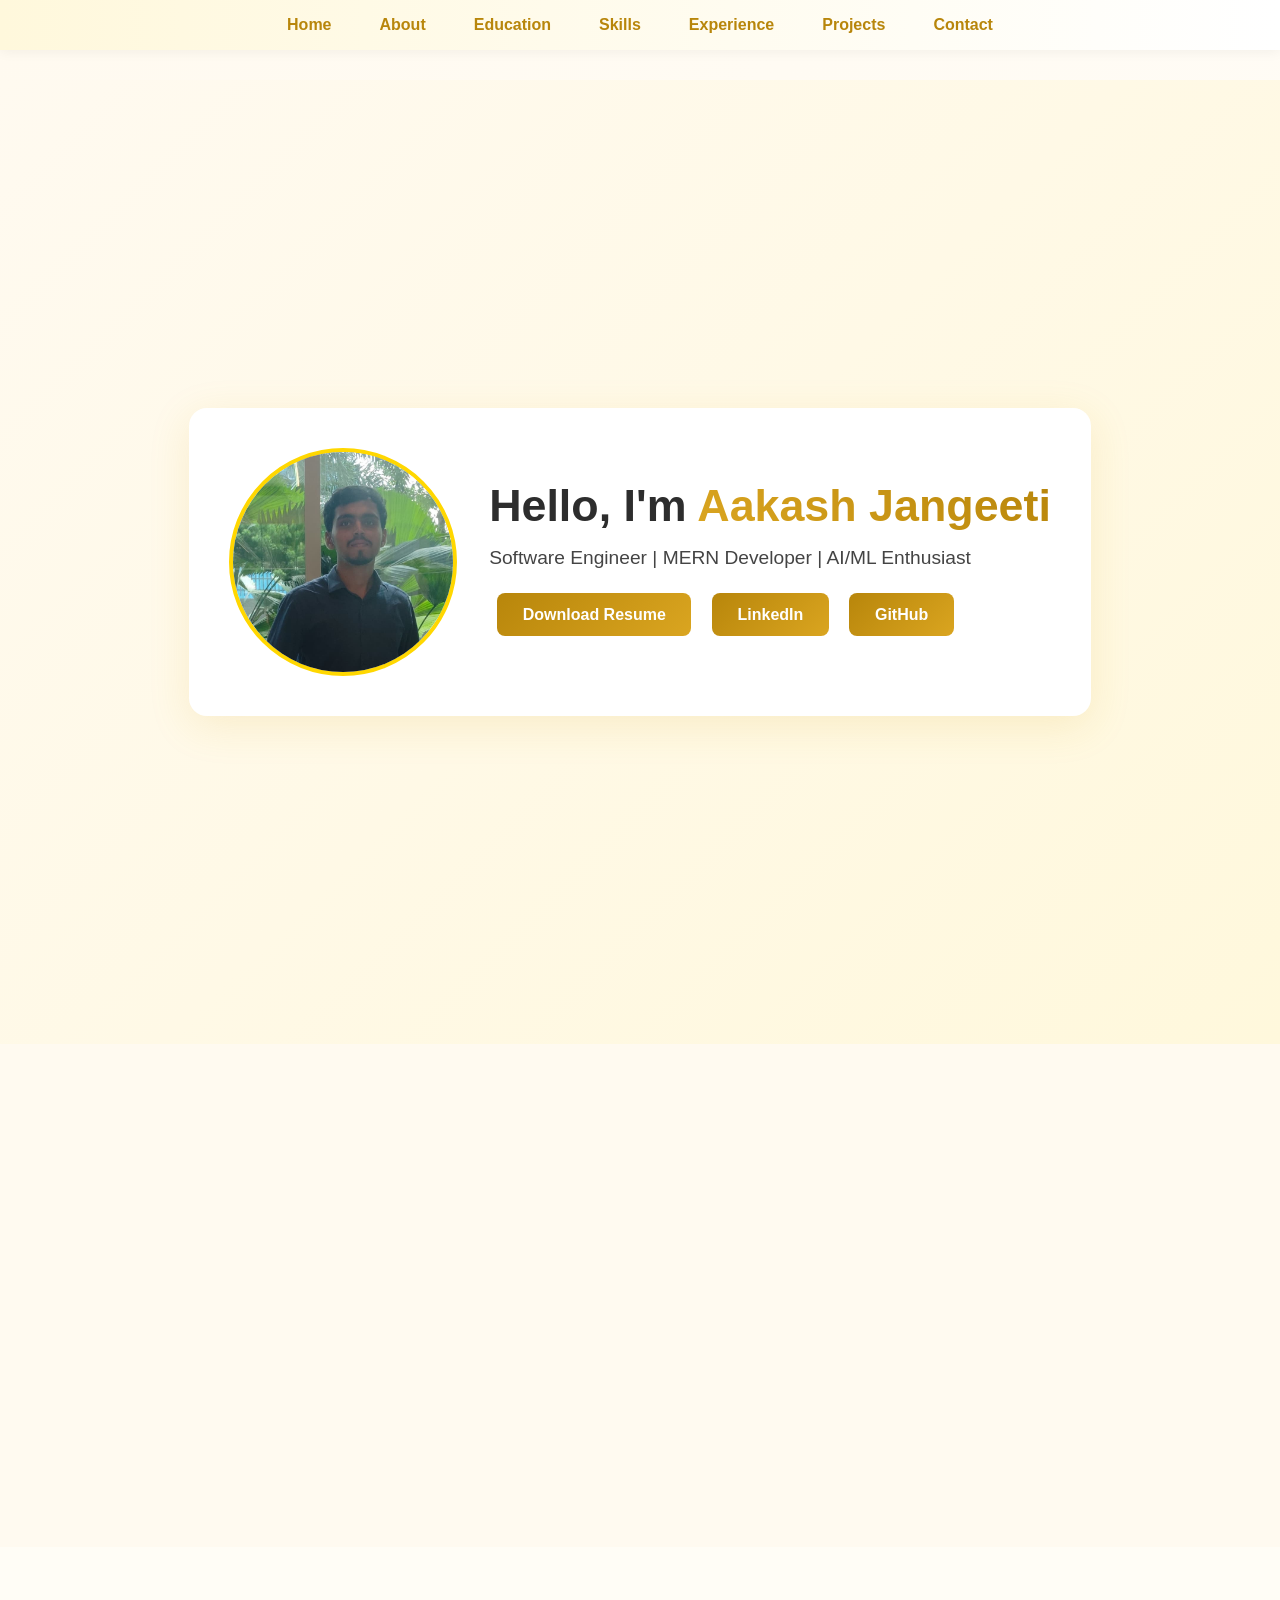
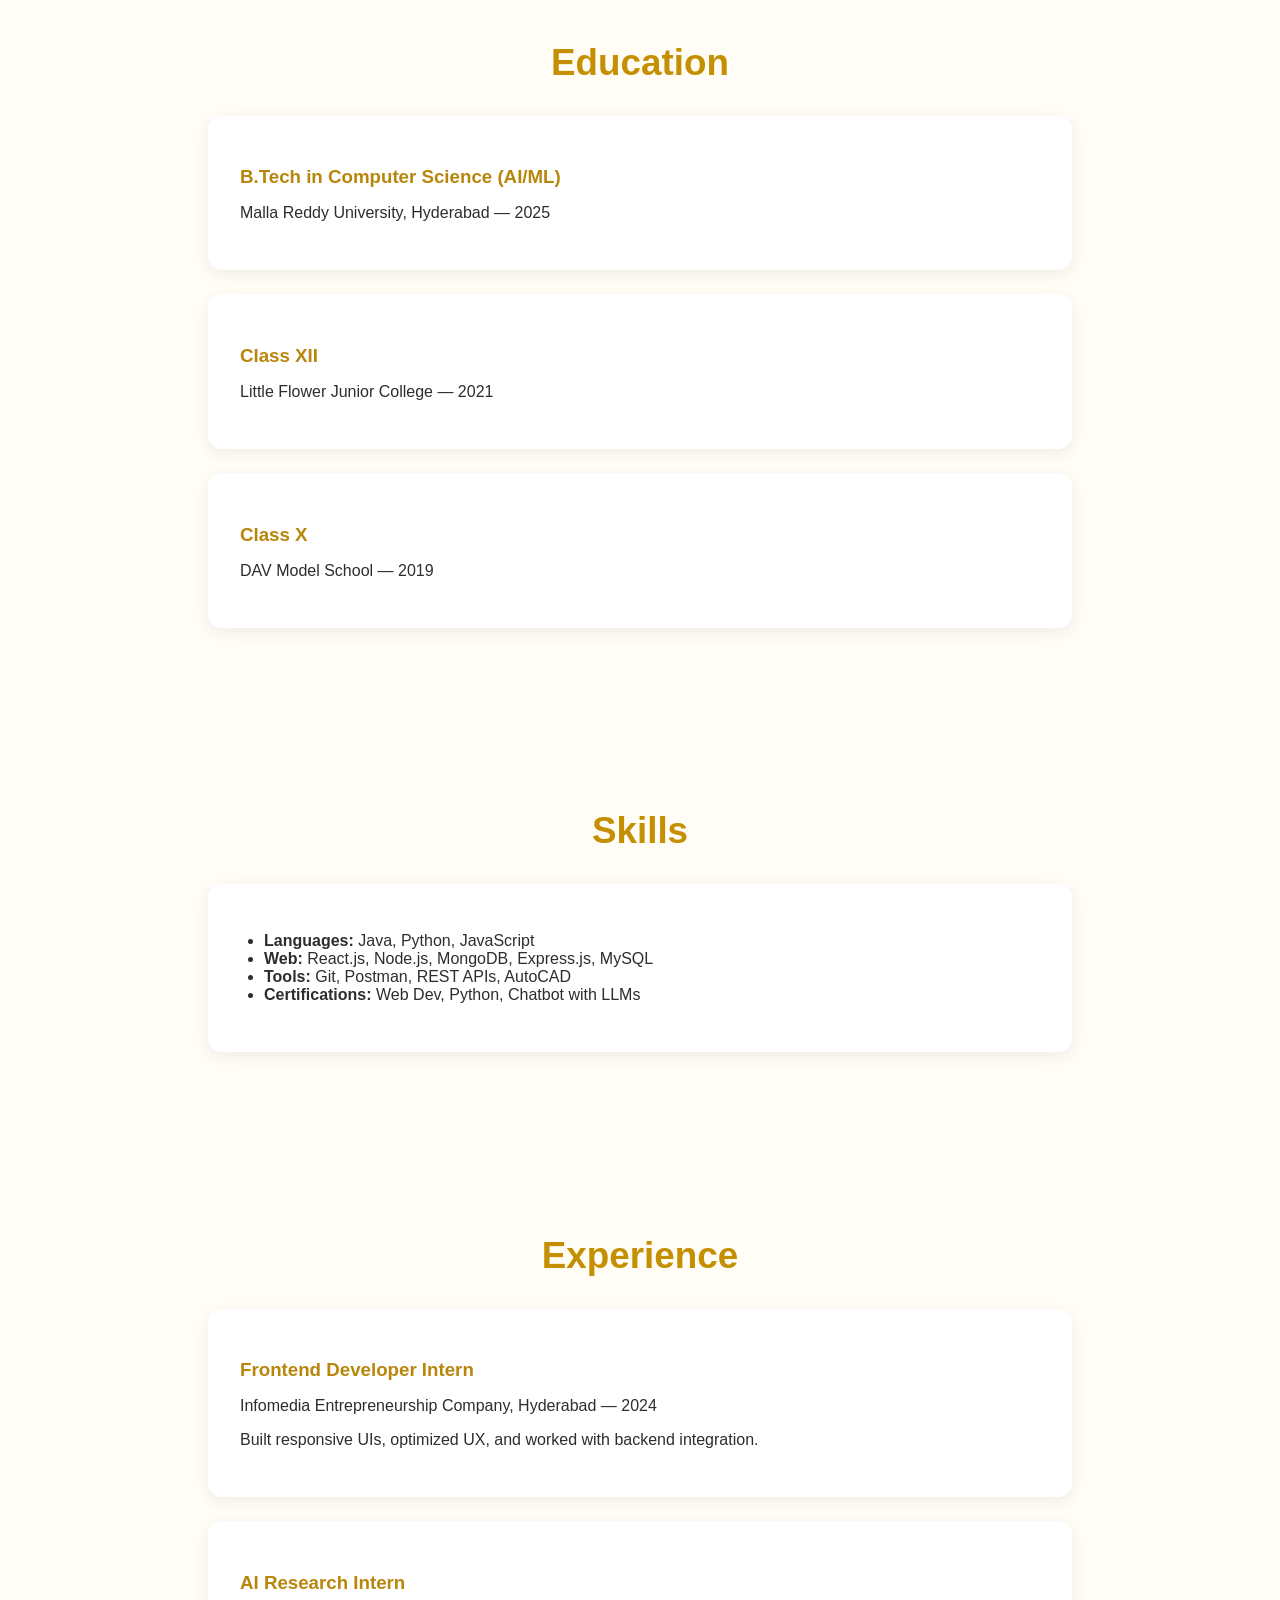
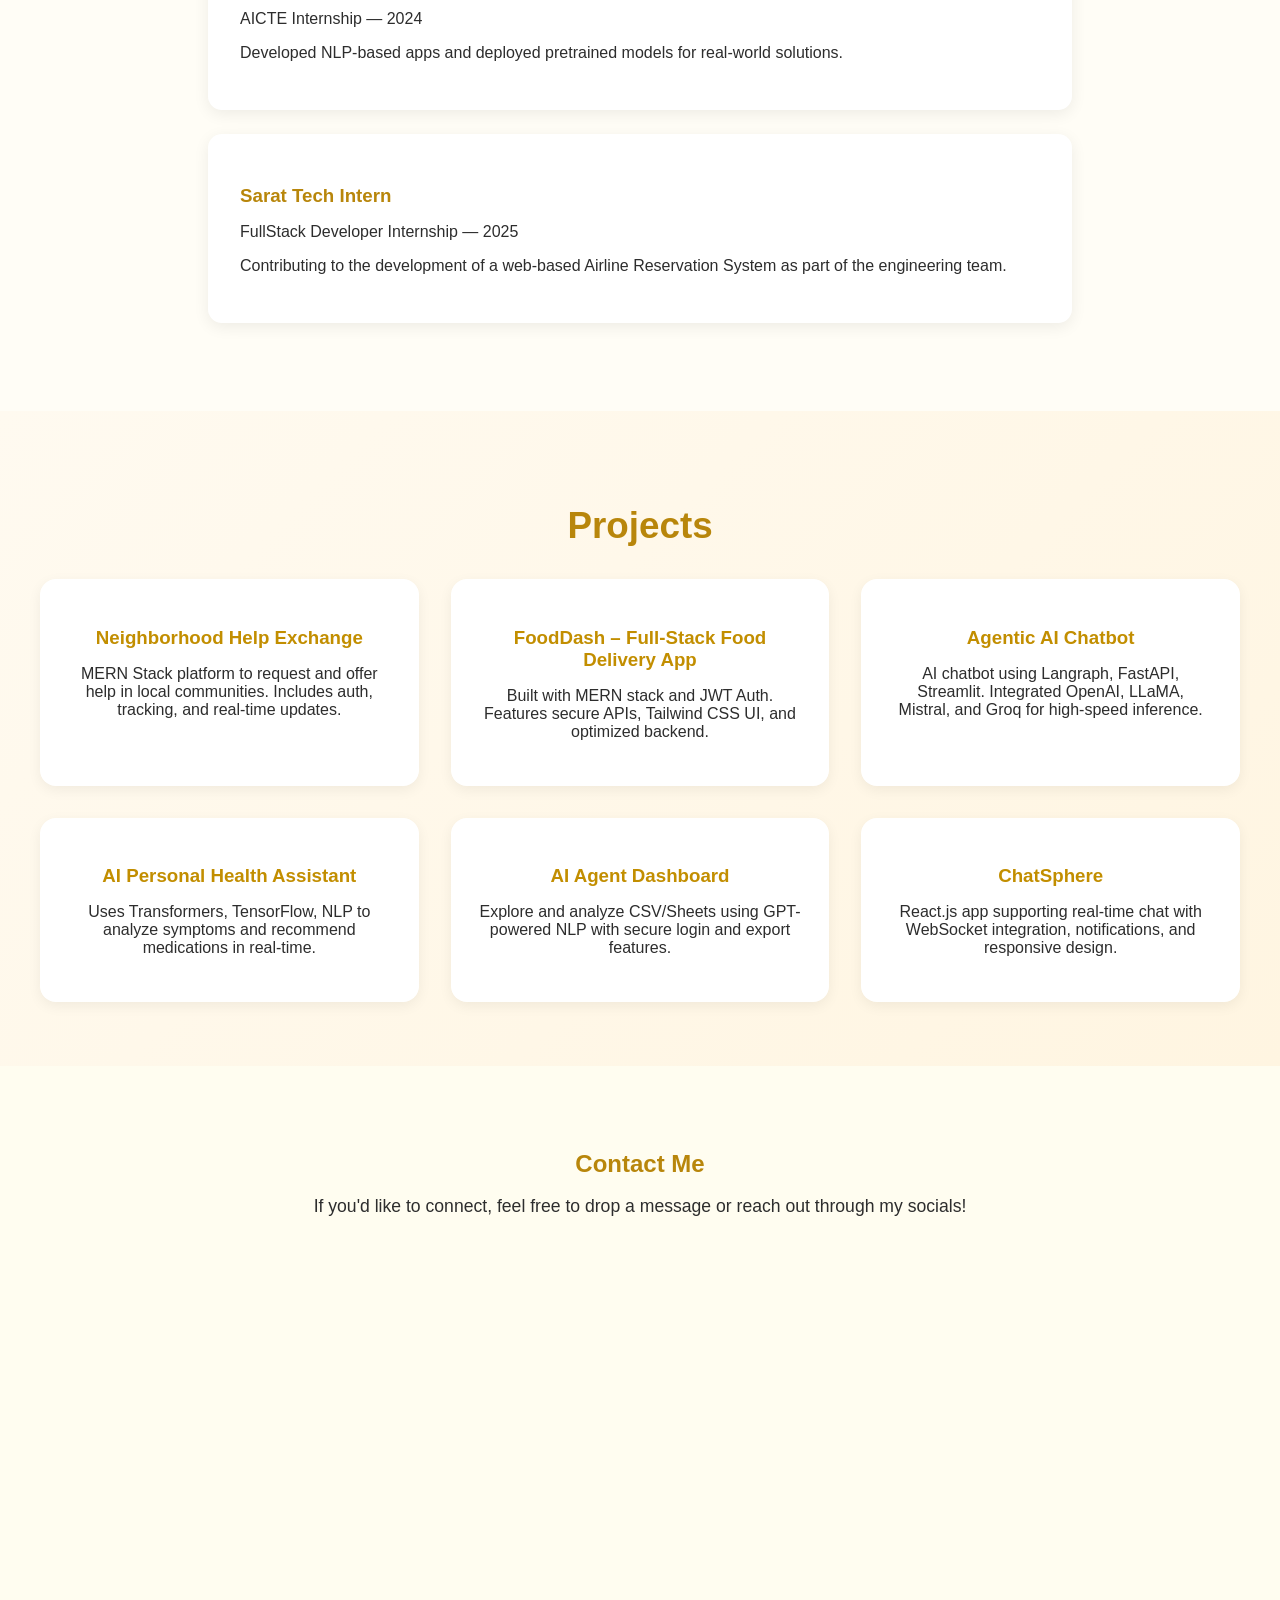
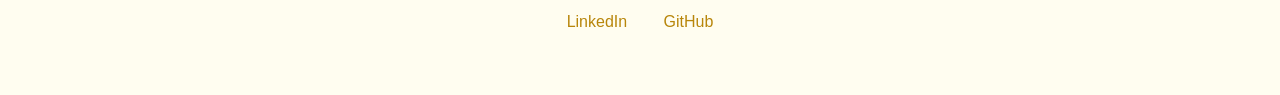
<file: index.html>
<!DOCTYPE html>
<html lang="en">
<head>
  <meta charset="UTF-8" />
  <meta name="viewport" content="width=device-width, initial-scale=1.0" />
  <title>Aakash Jangeeti | Portfolio</title>
  <link rel="stylesheet" href="style.css" />
  <link href="https://unpkg.com/aos@2.3.1/dist/aos.css" rel="stylesheet">
</head>
<body>
  <nav class="navbar">
    <ul>
      <li><a href="#hero">Home</a></li>
      <li><a href="#about">About</a></li>
      <li><a href="#education">Education</a></li>
      <li><a href="#skills">Skills</a></li>
      <li><a href="#experience">Experience</a></li>
      <li><a href="#projects">Projects</a></li>
      <li><a href="#contact">Contact</a></li>
    </ul>
  </nav>

  <section class="hero" id="hero">
    <div class="hero-content" data-aos="fade-up">
      <img src="open.jpeg" alt="Aakash Jangeeti" class="hero-img" />
      <div class="hero-text">
        <h1>Hello, I'm <span>Aakash Jangeeti</span></h1>
        <p>Software Engineer | MERN Developer | AI/ML Enthusiast</p>
        <div class="buttons">
          <a href="MyRes.pdf" download class="btn">Download Resume</a>
          <a href="https://linkedin.com/in/aakash-jangeeti-a8015821b" class="btn">LinkedIn</a>
          <a href="https://github.com/Webdesigner4everyone002" class="btn">GitHub</a>
        </div>
      </div>
    </div>
  </section>

  <section class="about" id="about">
    <div class="about-container" data-aos="fade-up">
      <h2>About Me</h2>
      <p>
        I’m <strong>Aakash Jangeeti</strong>, an aspiring Software Development Engineer from Hyderabad with a B.Tech in Computer Science (AI/ML). I’m passionate about building scalable web applications, creating AI-powered tools, and developing innovative solutions that make an impact.
      </p>
      <p>
        With experience in Java, JavaScript, Python, and the MERN stack, I’ve developed several full-stack projects, including chat apps, health assistants, dashboards, and neighborhood help platforms.
      </p>
      <p>
        I love exploring new technologies, contributing to the open-source community, and solving challenging problems using AI and software engineering principles.
      </p>
    </div>
  </section>

  <section class="details" id="education">
    <h2>Education</h2>
    <div class="card" data-aos="fade-right">
      <h3>B.Tech in Computer Science (AI/ML)</h3>
      <p>Malla Reddy University, Hyderabad — 2025</p>
    </div>
    <div class="card" data-aos="fade-left">
      <h3>Class XII</h3>
      <p>Little Flower Junior College — 2021</p>
    </div>
    <div class="card" data-aos="fade-right">
      <h3>Class X</h3>
      <p>DAV Model School — 2019</p>
    </div>
  </section>

  <section class="details" id="skills">
    <h2>Skills</h2>
    <div class="card" data-aos="zoom-in">
      <ul>
        <li><strong>Languages:</strong> Java, Python, JavaScript</li>
        <li><strong>Web:</strong> React.js, Node.js, MongoDB, Express.js, MySQL</li>
        <li><strong>Tools:</strong> Git, Postman, REST APIs, AutoCAD</li>
        <li><strong>Certifications:</strong> Web Dev, Python, Chatbot with LLMs</li>
      </ul>
    </div>
  </section>

  <section class="details" id="experience">
    <h2>Experience</h2>
    <div class="card" data-aos="fade-up">
      <h3>Frontend Developer Intern</h3>
      <p>Infomedia Entrepreneurship Company, Hyderabad — 2024</p>
      <p>Built responsive UIs, optimized UX, and worked with backend integration.</p>
    </div>
    <div class="card" data-aos="fade-up">
      <h3>AI Research Intern</h3>
      <p>AICTE Internship — 2024</p>
      <p>Developed NLP-based apps and deployed pretrained models for real-world solutions.</p>
    </div>
    <div class="card" data-aos="fade-up">
      <h3>Sarat Tech Intern</h3>
      <p>FullStack Developer Internship — 2025</p>
      <p>Contributing to the development of a web-based Airline Reservation System as part of the engineering team.</p>
    </div>
  </section>

  <section class="projects" id="projects">
    <h2>Projects</h2>
    <div class="projects-grid">
      <div class="project-card" data-aos="flip-left">
        <h3>Neighborhood Help Exchange</h3>
        <p>MERN Stack platform to request and offer help in local communities. Includes auth, tracking, and real-time updates.</p>
      </div>
      <div class="project-card" data-aos="flip-right">
        <h3>FoodDash – Full-Stack Food Delivery App</h3>
        <p>Built with MERN stack and JWT Auth. Features secure APIs, Tailwind CSS UI, and optimized backend.</p>
      </div>
      <div class="project-card" data-aos="flip-left">
        <h3>Agentic AI Chatbot</h3>
        <p>AI chatbot using Langraph, FastAPI, Streamlit. Integrated OpenAI, LLaMA, Mistral, and Groq for high-speed inference.</p>
      </div>
      <div class="project-card" data-aos="flip-right">
        <h3>AI Personal Health Assistant</h3>
        <p>Uses Transformers, TensorFlow, NLP to analyze symptoms and recommend medications in real-time.</p>
      </div>
      <div class="project-card" data-aos="flip-left">
        <h3>AI Agent Dashboard</h3>
        <p>Explore and analyze CSV/Sheets using GPT-powered NLP with secure login and export features.</p>
      </div>
      <div class="project-card" data-aos="flip-right">
        <h3>ChatSphere</h3>
        <p>React.js app supporting real-time chat with WebSocket integration, notifications, and responsive design.</p>
      </div>
    </div>
  </section>

  <section class="contact" id="contact">
    <h2>Contact Me</h2>
    <p>If you'd like to connect, feel free to drop a message or reach out through my socials!</p>
    <form action="mailto:aakashroyal1710@gmail.com" method="POST" enctype="text/plain" data-aos="fade-up">
      <input type="text" name="name" placeholder="Your Name" required />
      <input type="email" name="email" placeholder="Your Email" required />
      <textarea name="message" placeholder="Your Message" required></textarea>
      <button type="submit">Send Message</button>
    </form>
    <div class="socials">
      <a href="https://linkedin.com/in/aakash-jangeeti-a8015821b" target="_blank">LinkedIn</a>
      <a href="https://github.com/Webdesigner4everyone002" target="_blank">GitHub</a>
    </div>
  </section>

  <script src="script.js"></script>
  <script src="https://unpkg.com/aos@2.3.1/dist/aos.js"></script>
  <script>AOS.init();</script>
</body>
</html>
</file>
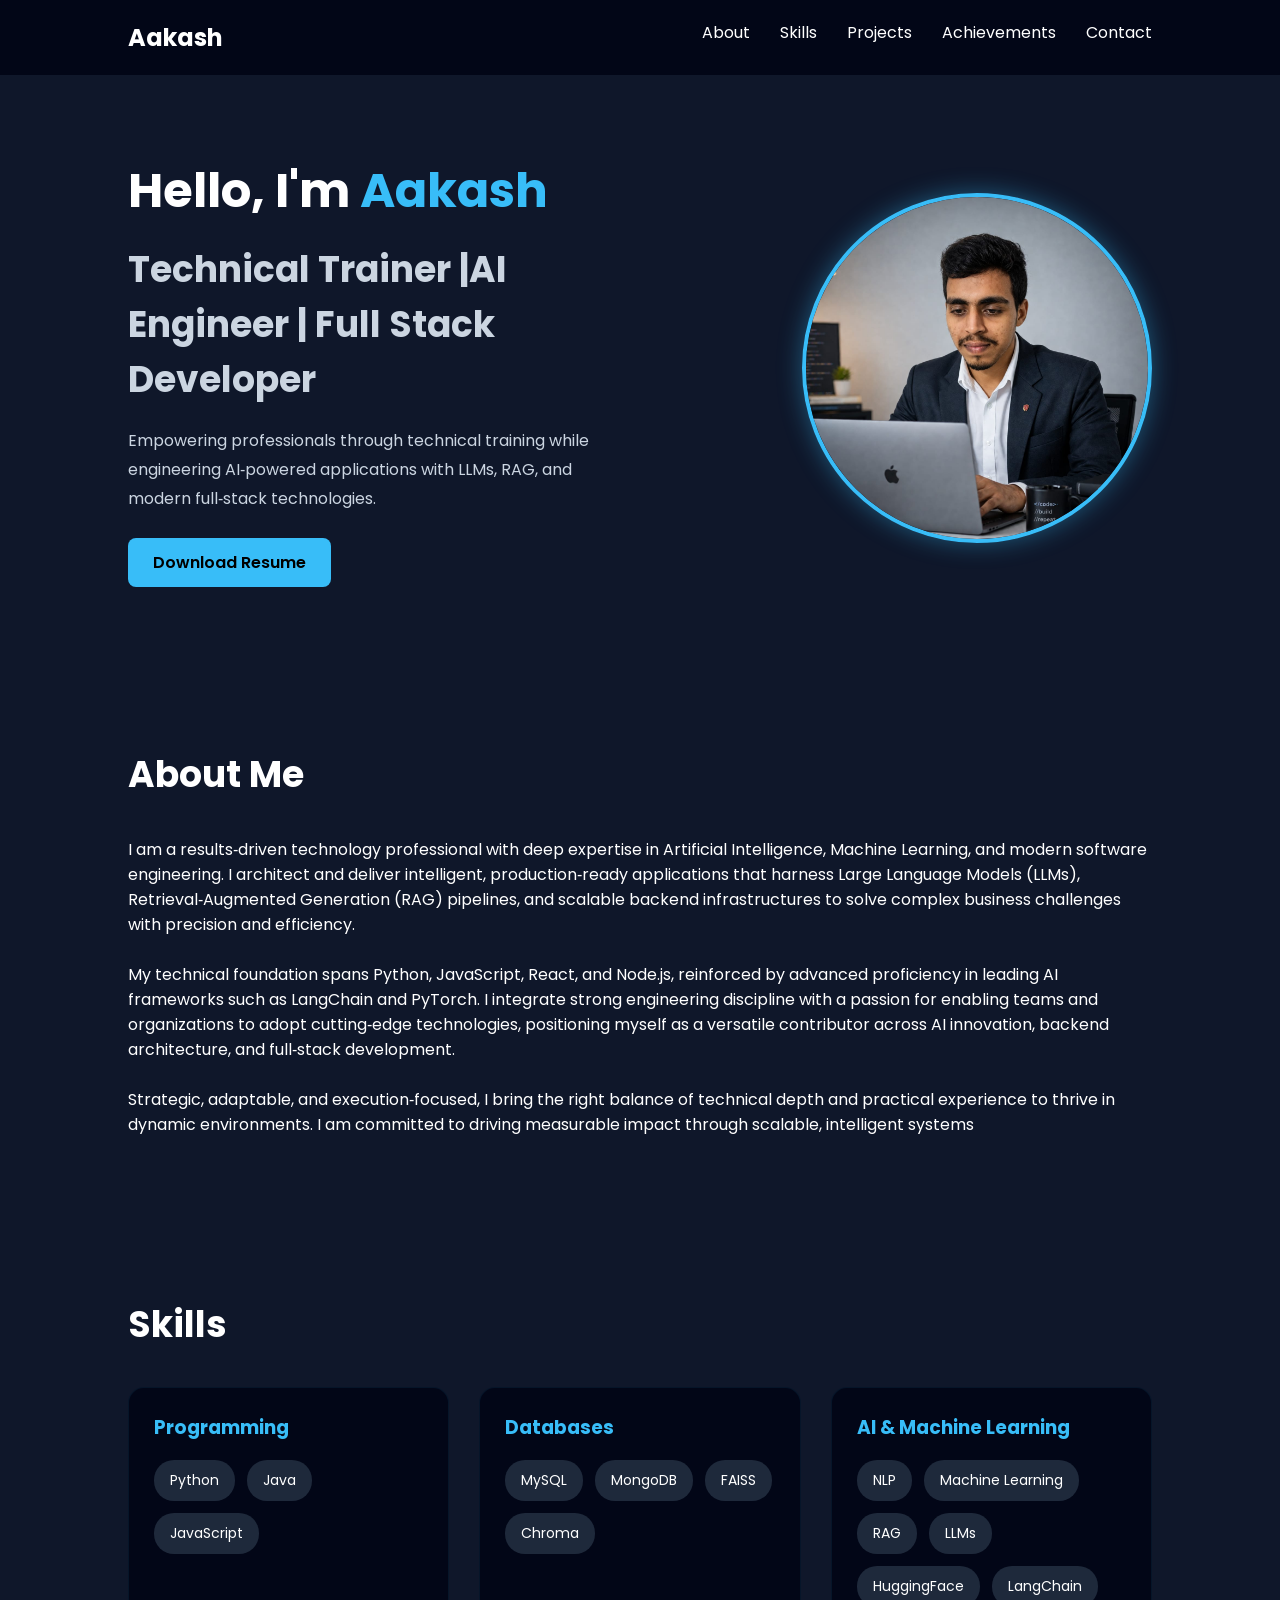
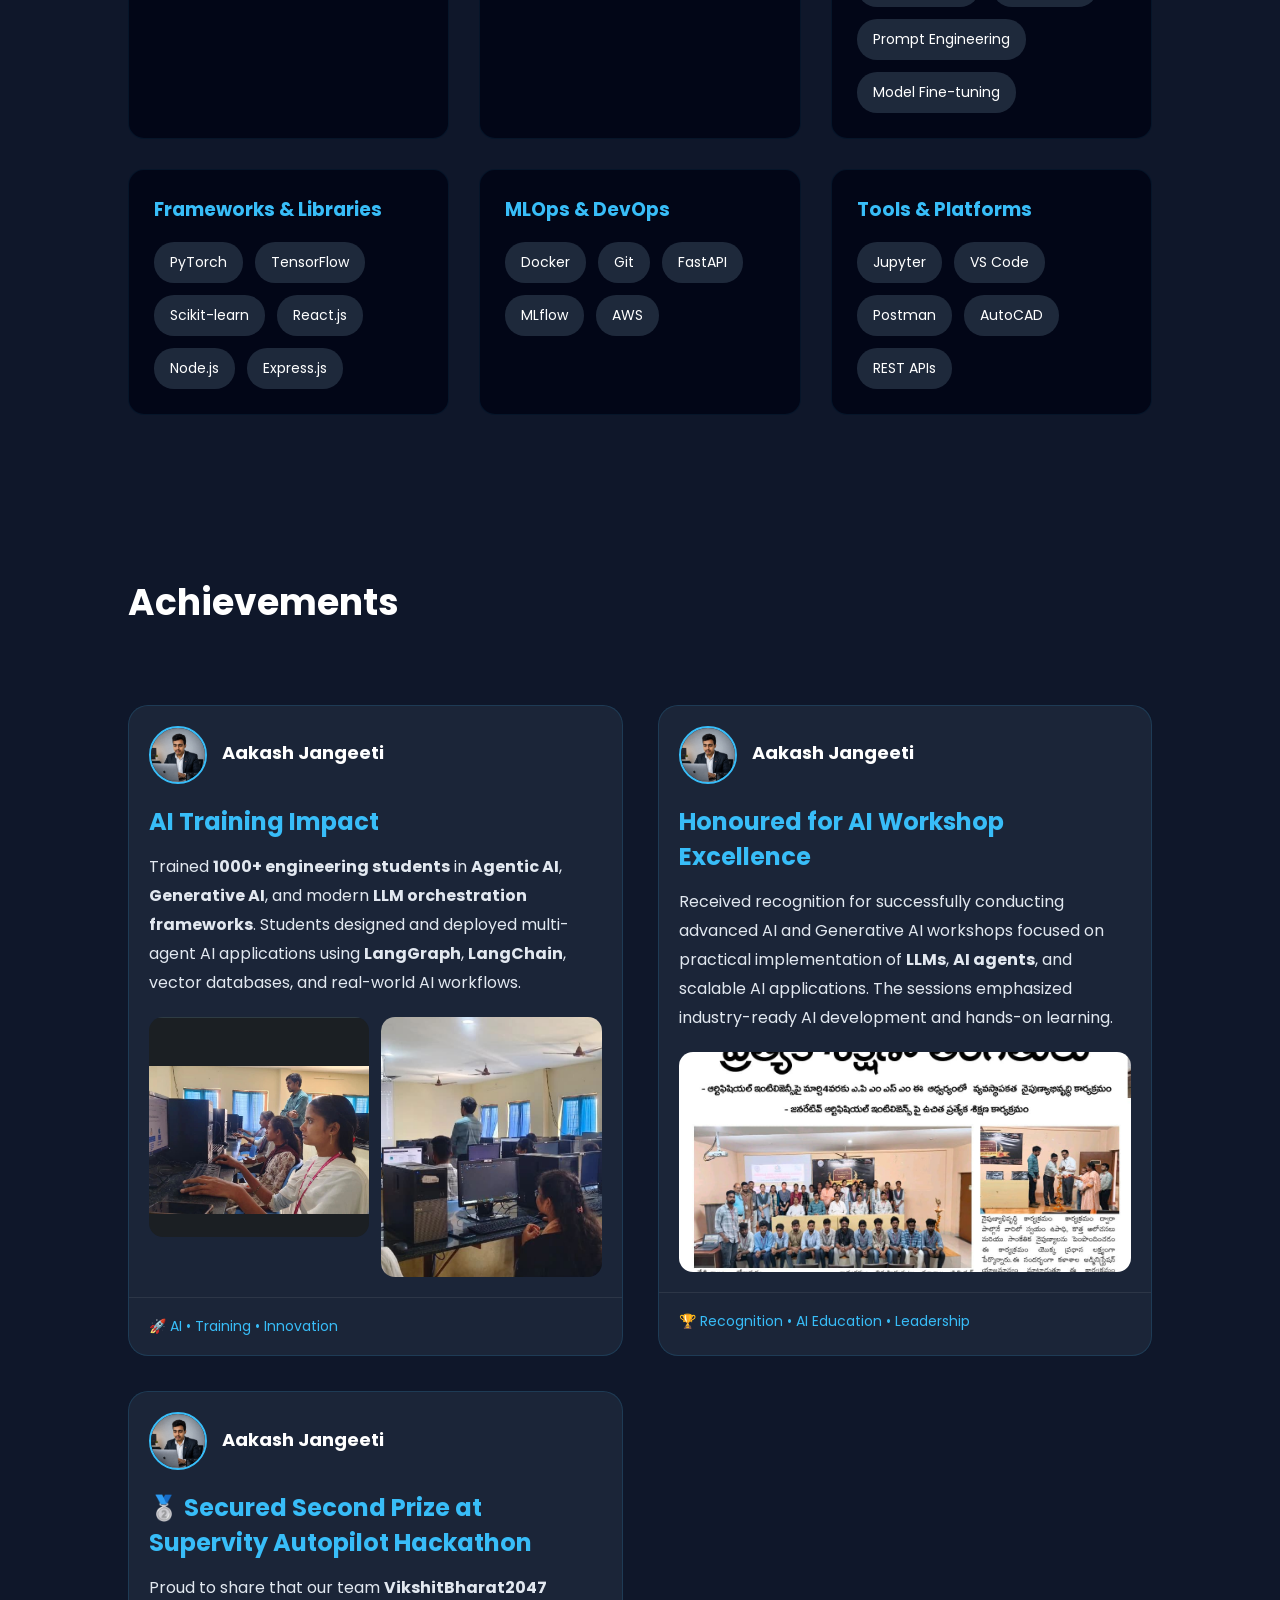
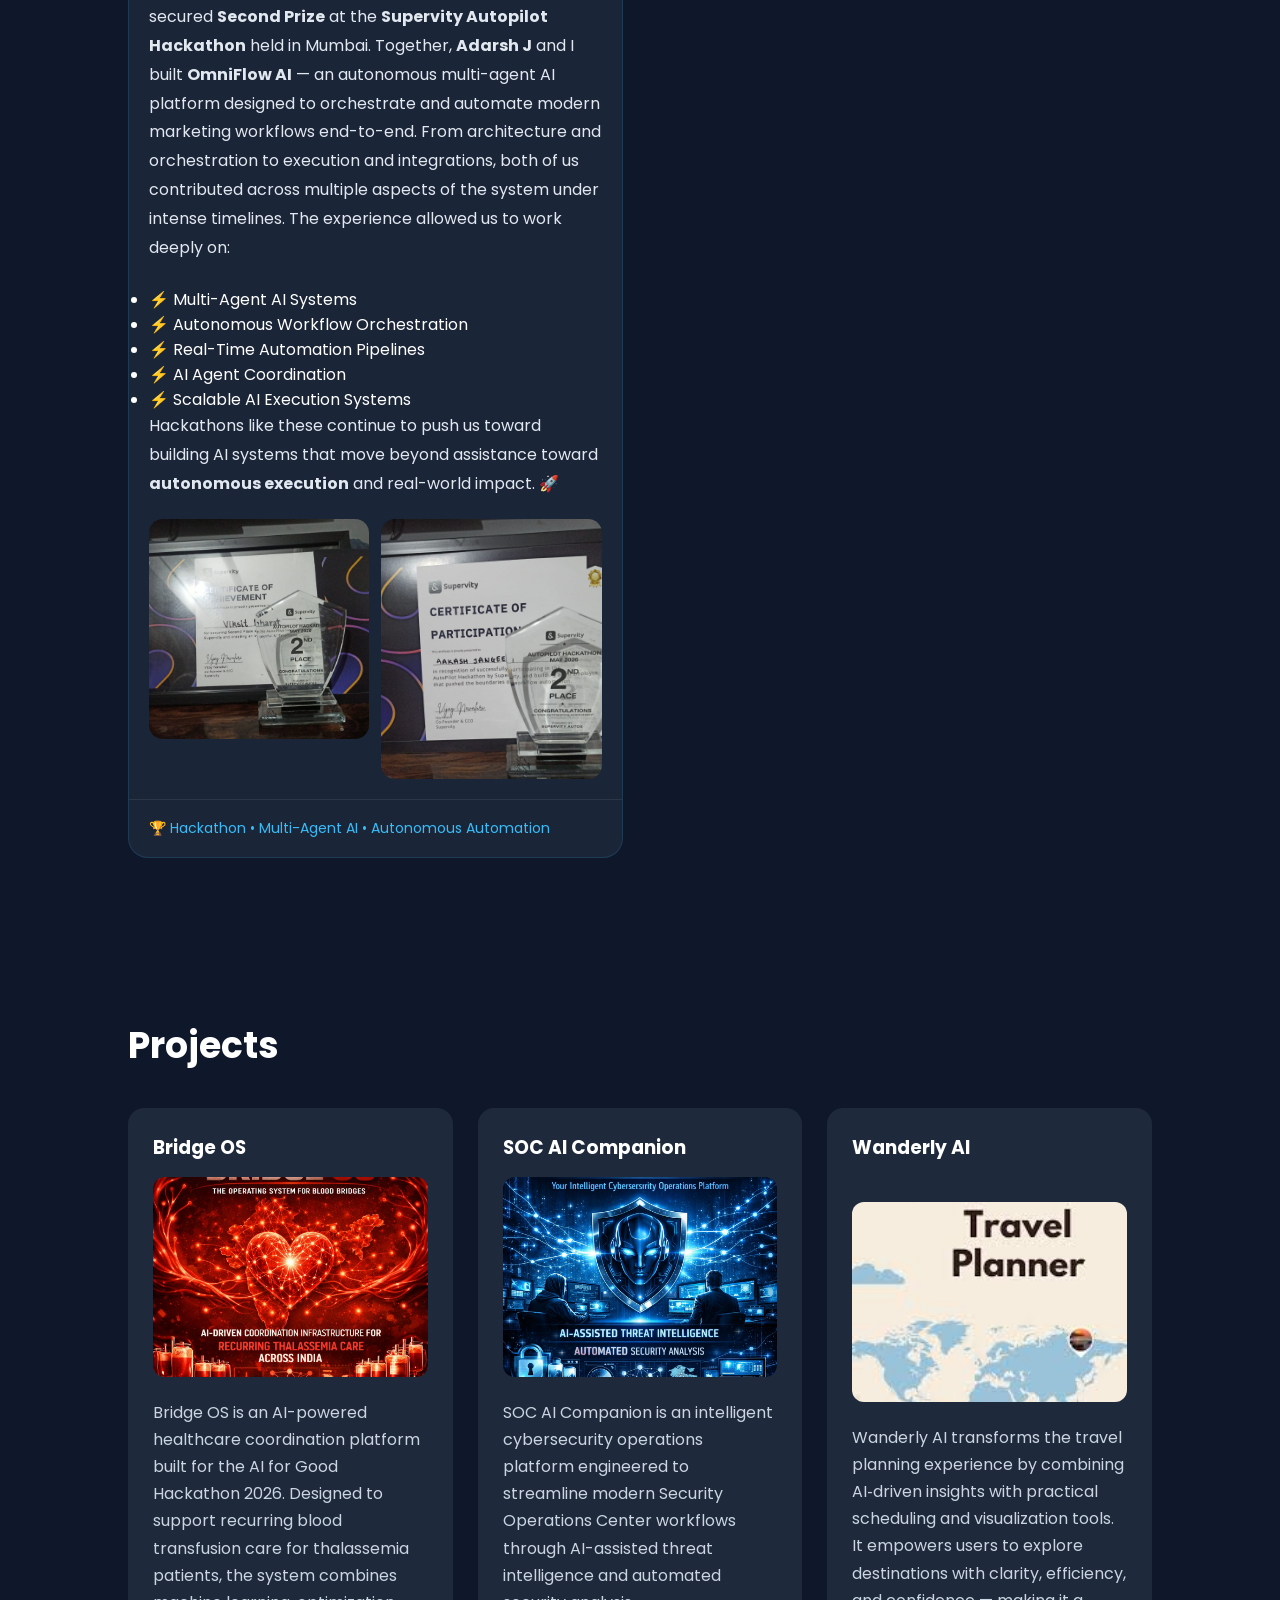
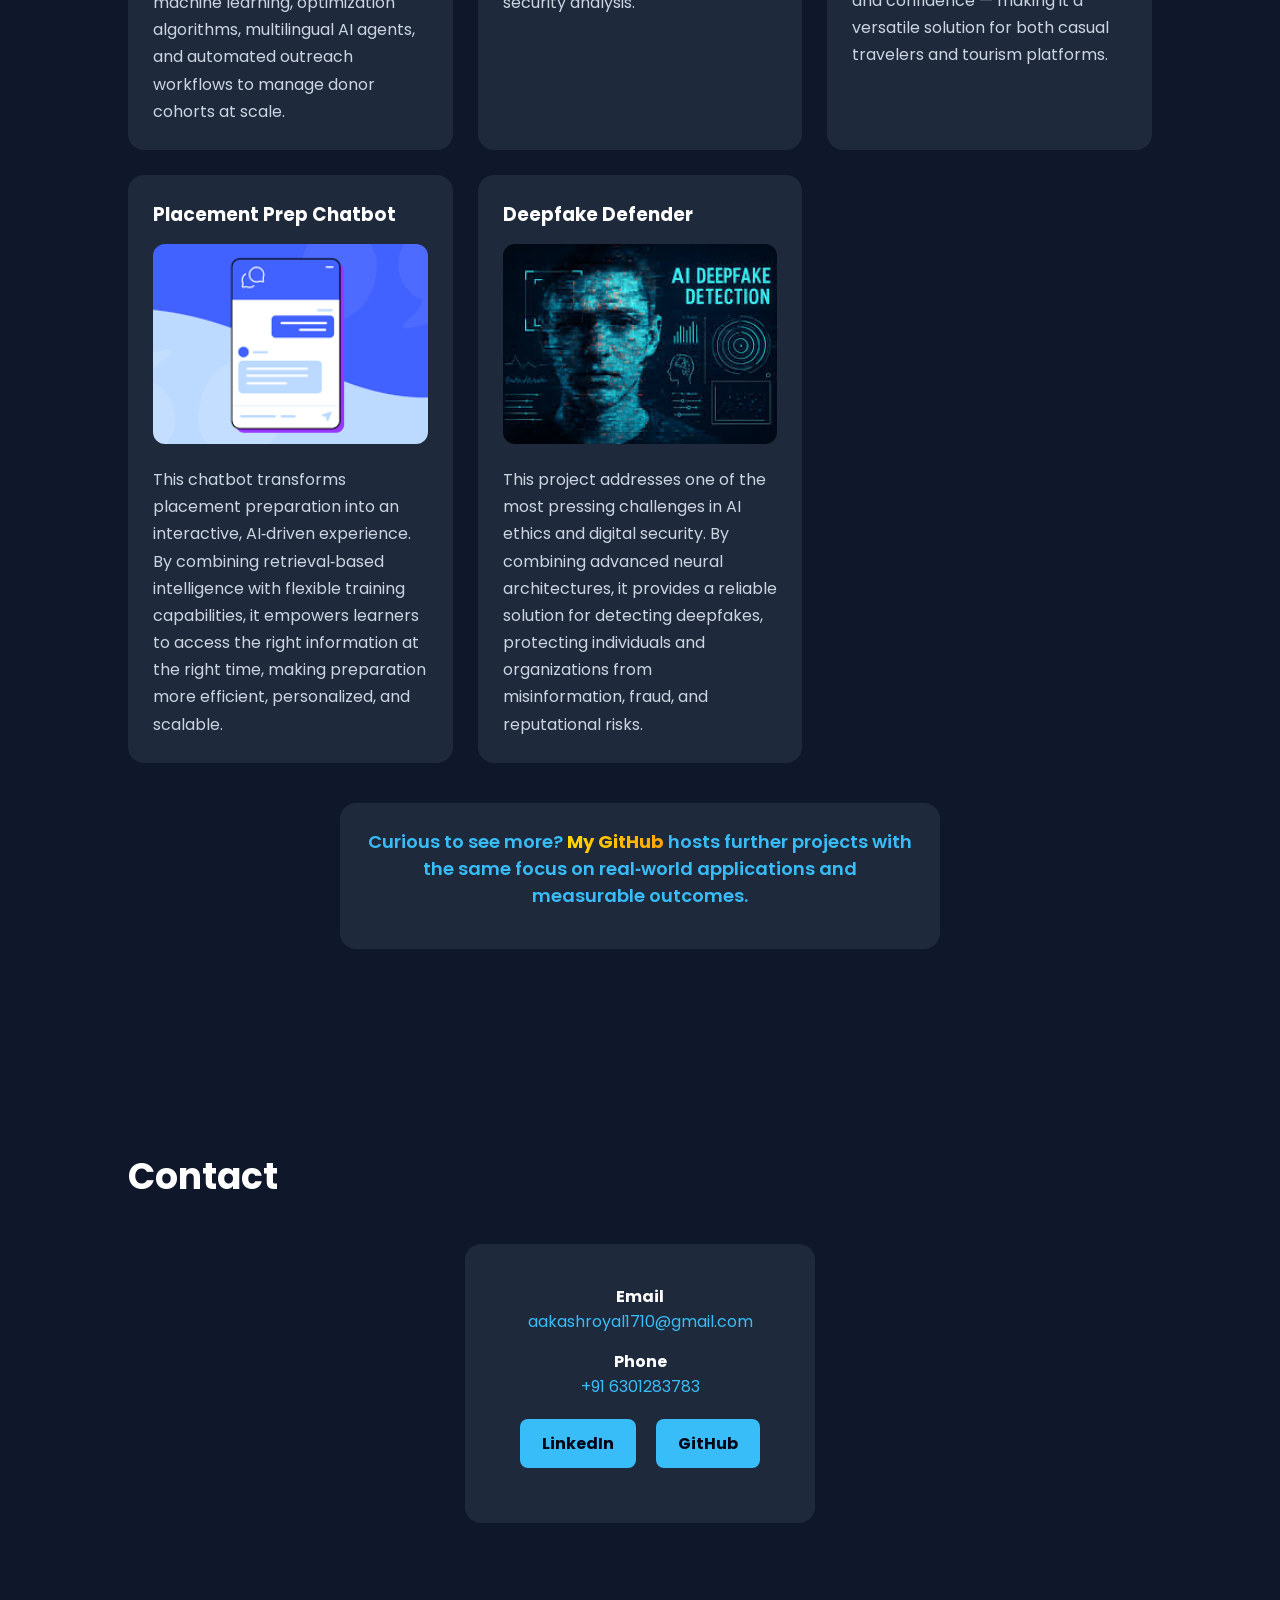
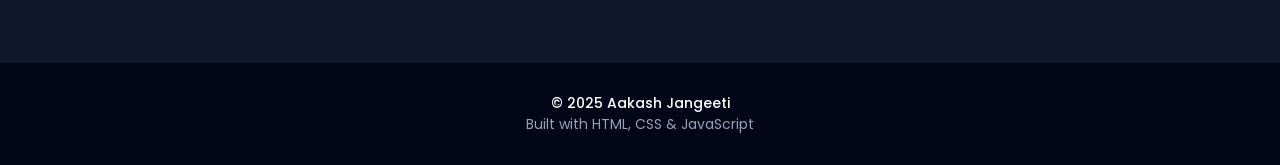
<file: portfolio/index.html>
<!DOCTYPE html>
<html lang="en">
<head>
<meta charset="UTF-8">
<meta name="viewport" content="width=device-width, initial-scale=1.0">

<title>Aakash Jangeeti | AI Engineer</title>

<link rel="stylesheet" href="style.css">

<link href="https://fonts.googleapis.com/css2?family=Poppins:wght@300;400;600&display=swap" rel="stylesheet">

</head>

<body>

<nav>
<h2><a href="#home">Aakash</a></h2>

<ul>
<li><a href="#about">About</a></li>
<li><a href="#skills">Skills</a></li>
<li><a href="#projects">Projects</a></li>
<li><a href="#achievements">Achievements</a></li>
<li><a href="#contact">Contact</a></li>
</ul>

</nav>


<section id="home" class="hero">

<div class="hero-left">

<h1>Hello, I'm <span>Aakash</span></h1>

<h2>Technical Trainer |AI Engineer | Full Stack Developer</h2>

<p>
Empowering professionals through technical training while engineering AI‑powered applications with LLMs, RAG, and modern full‑stack technologies.
</p>

<a href="Aakash_Resume.pdf" class="btn">Download Resume</a>

</div>


<div class="hero-right">
<img src="aakash_coding.jpeg" alt="Aakash">
</div>

</section>


<section id="about">

<h2>About Me</h2>
<br>
<p>
I am a results‑driven technology professional with deep expertise in Artificial Intelligence, Machine Learning, and modern software engineering. I architect and deliver intelligent, production‑ready applications that harness Large Language Models (LLMs), Retrieval‑Augmented Generation (RAG) pipelines, and scalable backend infrastructures to solve complex business challenges with precision and efficiency.
</p>
<br>
<p>
My technical foundation spans Python, JavaScript, React, and Node.js, reinforced by advanced proficiency in leading AI frameworks such as LangChain and PyTorch. I integrate strong engineering discipline with a passion for enabling teams and organizations to adopt cutting‑edge technologies, positioning myself as a versatile contributor across AI innovation, backend architecture, and full‑stack development.
</p>
<br>
<p>
Strategic, adaptable, and execution‑focused, I bring the right balance of technical depth and practical experience to thrive in dynamic environments. I am committed to driving measurable impact through scalable, intelligent systems
</p>
</section>


<section id="skills">

<h2>Skills</h2>
<br>

<div class="skills-container">

<div class="skill-category">
<h3>Programming</h3>
<div class="skills-grid">
<div class="skill">Python</div>
<div class="skill">Java</div>
<div class="skill">JavaScript</div>
</div>
</div>

<div class="skill-category">
<h3>Databases</h3>
<div class="skills-grid">
<div class="skill">MySQL</div>
<div class="skill">MongoDB</div>
<div class="skill">FAISS</div>
<div class="skill">Chroma</div>
</div>
</div>

<div class="skill-category">
<h3>AI & Machine Learning</h3>
<div class="skills-grid">
<div class="skill">NLP</div>
<div class="skill">Machine Learning</div>
<div class="skill">RAG</div>
<div class="skill">LLMs</div>
<div class="skill">HuggingFace</div>
<div class="skill">LangChain</div>
<div class="skill">Prompt Engineering</div>
<div class="skill">Model Fine-tuning</div>
</div>
</div>

<div class="skill-category">
<h3>Frameworks & Libraries</h3>
<div class="skills-grid">
<div class="skill">PyTorch</div>
<div class="skill">TensorFlow</div>
<div class="skill">Scikit-learn</div>
<div class="skill">React.js</div>
<div class="skill">Node.js</div>
<div class="skill">Express.js</div>
</div>
</div>

<div class="skill-category">
<h3>MLOps & DevOps</h3>
<div class="skills-grid">
<div class="skill">Docker</div>
<div class="skill">Git</div>
<div class="skill">FastAPI</div>
<div class="skill">MLflow</div>
<div class="skill">AWS</div>    
</div>
</div>

<div class="skill-category">
<h3>Tools & Platforms</h3>
<div class="skills-grid">
<div class="skill">Jupyter</div>
<div class="skill">VS Code</div>
<div class="skill">Postman</div>
<div class="skill">AutoCAD</div>
<div class="skill">REST APIs</div>
</div>
</div>

</div>

</section>

<section id="achievements">

    <h2>Achievements</h2>
    <br>

    <div class="achievement-grid">

        <!-- ACHIEVEMENT POST 1 -->

        <div class="achievement-card">

            <!-- HEADER -->

            <div class="achievement-header">

                <img src="aakash_coding.jpeg" alt="Aakash Profile">

                <div>
                    <h3>Aakash Jangeeti</h3>
                    
                </div>

            </div>

            <!-- CONTENT -->

            <div class="achievement-content">

                <h2>AI Training Impact</h2>

                <p>
                    Trained 
                    <strong>1000+ engineering students</strong> 
                    in 
                    <strong>Agentic AI</strong>, 
                    <strong>Generative AI</strong>, 
                    and modern 
                    <strong>LLM orchestration frameworks</strong>.

                    Students designed and deployed 
                    multi-agent AI applications using 
                    <strong>LangGraph</strong>, 
                    <strong>LangChain</strong>, 
                    vector databases, and real-world AI workflows.
                </p>

            </div>

            <!-- IMAGE GALLERY -->

            <div class="achievement-gallery">

                <img 
                    src="Screenshot 2026-05-19 055055.png" 
                    alt="Workshop Achievement"
                    class="achievement-img"
                >
                <img 
                    src="Screenshot 2026-05-19 055153.png" 
                    alt="Workshop Achievement"
                    class="achievement-img"
                >
                <!-- ADD MORE IMAGES LIKE THIS -->

                <!--
                <img 
                    src="workshop2.jpg" 
                    alt="Workshop"
                    class="achievement-img"
                >
                -->

            </div>

            <!-- FOOTER -->

            <div class="achievement-footer">

                <span>🚀 AI • Training • Innovation</span>

            </div>

        </div>


        <!-- ACHIEVEMENT POST 2 -->

        <div class="achievement-card">

            <!-- HEADER -->

            <div class="achievement-header">

                <img src="aakash_coding.jpeg" alt="Aakash Profile">

                <div>
                    <h3>Aakash Jangeeti</h3>
                </div>

            </div>

            <!-- CONTENT -->

            <div class="achievement-content">

                <h2>Honoured for AI Workshop Excellence</h2>

                <p>
                    Received recognition for successfully conducting 
                    advanced AI and Generative AI workshops focused on 
                    practical implementation of 
                    <strong>LLMs</strong>, 
                    <strong>AI agents</strong>, 
                    and scalable AI applications.

                    The sessions emphasized 
                    industry-ready AI development and hands-on learning.
                </p>

            </div>

            <!-- IMAGE GALLERY -->

            <div class="achievement-gallery">

                <img 
                    src="my_honour.jpeg" 
                    alt="Award Ceremony"
                    class="achievement-img"
                >

            </div>

            <!-- FOOTER -->

            <div class="achievement-footer">

                <span>🏆 Recognition • AI Education • Leadership</span>

            </div>

        </div>
            <!-- ACHIEVEMENT POST 3 -->

<div class="achievement-card">

    <!-- HEADER -->

    <div class="achievement-header">

        <img src="aakash_coding.jpeg" alt="Aakash Profile">

        <div>
            <h3>Aakash Jangeeti</h3>
            
        </div>

    </div>

    <!-- CONTENT -->

    <div class="achievement-content">

        <h2>
            🥈 Secured Second Prize at Supervity Autopilot Hackathon
        </h2>

        <p>

            Proud to share that our team 
            <strong>VikshitBharat2047</strong> 
            secured 
            <strong>Second Prize</strong> 
            at the 
            <strong>Supervity Autopilot Hackathon</strong> 
            held in Mumbai.

            Together, 
            <strong>Adarsh J</strong> 
            and I built 
            <strong>OmniFlow AI</strong> — an autonomous 
            multi-agent AI platform designed to orchestrate 
            and automate modern marketing workflows end-to-end.

            From architecture and orchestration to execution 
            and integrations, both of us contributed across 
            multiple aspects of the system under intense timelines.

            The experience allowed us to work deeply on:

        </p>

        <br>

        <ul class="achievement-list">

            <li>⚡ Multi-Agent AI Systems</li>

            <li>⚡ Autonomous Workflow Orchestration</li>

            <li>⚡ Real-Time Automation Pipelines</li>

            <li>⚡ AI Agent Coordination</li>

            <li>⚡ Scalable AI Execution Systems</li>

        </ul>
        <p>

            Hackathons like these continue to push us toward 
            building AI systems that move beyond assistance 
            toward 
            <strong>autonomous execution</strong> 
            and real-world impact. 🚀

        </p>

    </div>

    <!-- IMAGE GALLERY -->

    <div class="achievement-gallery">

        <img 
            src="hackathon-image-award1.jpeg"
            alt="Supervity Hackathon"
            class="achievement-img"
        >

        <img 
            src="hackathon-image-award2.jpeg"
            alt="OmniFlow AI Team"
            class="achievement-img"
        >

       <!--- <img 
            src="hackathon3.jpg"
            alt="Prize Ceremony"
            class="achievement-img"
        >

        <img 
            src="hackathon4.jpg"
            alt="Hackathon Presentation"
            class="achievement-img"
        >-->

    </div>

    <!-- FOOTER -->

    <div class="achievement-footer">

        <span>
            🏆 Hackathon • Multi-Agent AI • Autonomous Automation
        </span>

    </div>

</div>
    </div>

</section>


<!-- FULLSCREEN IMAGE VIEWER -->

<div id="imageModal" class="image-modal">

    <span class="close">&times;</span>

    <img 
        class="modal-content"
        id="modalImg"
    >

</div>
<section id="projects">

<h2>Projects</h2>
<br>

<div class="project-grid">

<div class="card">

    <h3>Bridge OS</h3>

    <img src="bridge-os.png" alt="Bridge OS Dashboard">

    <p>
        Bridge OS is an AI-powered healthcare coordination platform built for the AI for Good Hackathon 2026. Designed to support recurring blood transfusion care for thalassemia patients, the system combines machine learning, optimization algorithms, multilingual AI agents, and automated outreach workflows to manage donor cohorts at scale.
    </p>

</div>    

<div class="card">

<h3>SOC AI Companion</h3>

<img src="soc-ai-companion.png" alt="SOC AI Companion">

<p>
    SOC AI Companion is an intelligent cybersecurity operations platform engineered to streamline modern Security Operations Center workflows through AI-assisted threat intelligence and automated security analysis.   
</p>

</div>
    
<div class="card">
<h3>Wanderly AI</h3>
<br>
<img src="travel.jpg" alt="Wanderly AI">

<p>Wanderly AI transforms the travel planning experience by combining AI‑driven insights with practical scheduling and visualization tools. It empowers users to explore destinations with clarity, efficiency, and confidence — making it a versatile solution for both casual travelers and tourism platforms.</p>
</div>

<div class="card">
<h3>Placement Prep Chatbot</h3>

<img src="chatbot.png" alt="Placement Prep Chatbot">
<br>
<p>This chatbot transforms placement preparation into an interactive, AI‑driven experience. By combining retrieval‑based intelligence with flexible training capabilities, it empowers learners to access the right information at the right time, making preparation more efficient, personalized, and scalable.</p>
</div>

<div class="card">
<h3>Deepfake Defender</h3>
<img src="deepfake detection.jpg" alt="Deepfake Defender">
<p>This project addresses one of the most pressing challenges in AI ethics and digital security. By combining advanced neural architectures, it provides a reliable solution for detecting deepfakes, protecting individuals and organizations from misinformation, fraud, and reputational risks.</p>
</div>
</div>
<div class="github-invite">
<p>Curious to see more? <a href="https://github.com/Webdesigner4everyone002" target="_blank">My GitHub</a> hosts further projects with the same focus on real‑world applications and measurable outcomes.</p>
</div>

</section>


<section id="contact">

<h2>Contact</h2>

<div class="contact-container">

<div class="contact-card">

<p><strong>Email</strong></p>
<a href="mailto:aakashroyal1710@gmail.com">
aakashroyal1710@gmail.com
</a>

<p><strong>Phone</strong></p>
<a href="tel:+916301283783">
+91 6301283783
</a>

<div class="contact-links">

<a href="https://www.linkedin.com/in/aakash-jangeeti-a8015821b/" target="_blank" rel="noopener" class="contact-btn">
LinkedIn
</a>

<a href="https://github.com/Webdesigner4everyone002" target="_blank" rel="noopener" class="contact-btn">
GitHub
</a>

</div>

</div>

</div>

</section>


<footer>

<p>© 2025 Aakash Jangeeti</p>
<p>Built with HTML, CSS & JavaScript</p>

</footer>

<script src="script.js"></script>

</body>
</html>
</file>
<file: style.css>
/* Global Styles */
body {
  margin: 0;
  font-family: 'Segoe UI', sans-serif;
  background: linear-gradient(120deg, #fffaf0, #fff);
  color: #2d2d2d;
  overflow-x: hidden;
  scroll-behavior: smooth;
  padding-top: 80px;
}

a {
  text-decoration: none;
  color: inherit;
}

/* Navbar */
.navbar {
  position: fixed;
  width: 100%;
  background: linear-gradient(90deg, #fff8dc, #fff);
  box-shadow: 0 2px 12px rgba(0, 0, 0, 0.05);
  z-index: 999;
  top: 0;
  left: 0;
}

.navbar ul {
  display: flex;
  justify-content: center;
  padding: 1rem;
  margin: 0;
  list-style: none;
}

.navbar li {
  margin: 0 1.5rem;
}

.navbar a {
  color: #b8860b;
  font-weight: bold;
  transition: color 0.3s;
}

.navbar a:hover {
  color: #daa520;
}

/* Hero Section */
.hero {
  height: 100vh;
  display: flex;
  align-items: center;
  justify-content: center;
  padding: 2rem;
  background: linear-gradient(135deg, #fffaf0, #fff8dc);
  position: relative;
  overflow: hidden;
}

.hero-content {
  display: flex;
  flex-direction: row;
  align-items: center;
  gap: 2rem;
  background: #ffffff;
  padding: 2.5rem;
  border-radius: 18px;
  box-shadow: 0 10px 40px rgba(218, 165, 32, 0.15);
  animation: slideUp 0.8s ease-in-out;
  z-index: 2;
}

.hero-img {
  width: 220px;
  height: 220px;
  border-radius: 50%;
  object-fit: cover;
  border: 4px solid #ffd700;
}

.hero-text h1 {
  font-size: 2.8rem;
  margin: 0;
}

.hero-text h1 span {
  background: linear-gradient(45deg, #daa520, #b8860b);
  -webkit-background-clip: text;
  -webkit-text-fill-color: transparent;
}

.hero-text p {
  font-size: 1.2rem;
  margin: 1rem 0;
  color: #444;
}

/* Buttons */
.buttons .btn {
  color: white;
  background: linear-gradient(135deg, #b8860b, #daa520);
  padding: 0.8rem 1.6rem;
  border-radius: 8px;
  margin: 0.5rem;
  transition: all 0.3s ease;
  display: inline-block;
  font-weight: 600;
}

.buttons .btn:hover {
  background: linear-gradient(135deg, #a47500, #cfa31e);
  transform: translateY(-3px);
  box-shadow: 0 4px 14px rgba(0, 0, 0, 0.1);
}

/* About Section */
.about {
  padding: 4rem 2rem;
  background: #fffaf0;
  color: #333;
}

.about-container {
  max-width: 900px;
  margin: auto;
  text-align: center;
}

.about h2 {
  font-size: 2.5rem;
  margin-bottom: 1.5rem;
  color: #b8860b;
}

.about p {
  font-size: 1.1rem;
  line-height: 1.8;
  margin-bottom: 1rem;
}

/* Details Section */
.details {
  background: #fffdf6;
  padding: 4rem 2rem;
  text-align: center;
}

.details h2 {
  font-size: 2.3rem;
  color: #c48f00;
  margin-bottom: 2rem;
}

.card {
  background: #ffffff;
  margin: 1.5rem auto;
  padding: 2rem;
  border-radius: 14px;
  box-shadow: 0 4px 16px rgba(0, 0, 0, 0.07);
  max-width: 800px;
  text-align: left;
  transition: transform 0.3s ease, box-shadow 0.3s ease;
  opacity: 0;
  transform: translateY(30px);
  animation: fadeInUp 1s ease forwards;
}

.card:hover {
  transform: translateY(-6px);
  box-shadow: 0 10px 24px rgba(0, 0, 0, 0.1);
}

.card h3 {
  color: #b8860b;
  margin-bottom: 0.6rem;
}

.card ul {
  padding-left: 1.5rem;
  list-style: disc;
}

/* Projects Section */
.projects {
  background: linear-gradient(135deg, #fffaf0, #fff5e1);
  padding: 4rem 2rem;
  text-align: center;
}

.projects h2 {
  font-size: 2.3rem;
  color: #b8860b;
  margin-bottom: 2rem;
}

.projects-grid {
  display: grid;
  gap: 2rem;
  grid-template-columns: repeat(auto-fit, minmax(300px, 1fr));
  max-width: 1200px;
  margin: 0 auto;
}

.project-card {
  background: #ffffff;
  padding: 1.8rem;
  border-radius: 16px;
  box-shadow: 0 4px 14px rgba(0, 0, 0, 0.06);
  transition: transform 0.3s ease, box-shadow 0.3s ease;
  opacity: 0;
  transform: translateY(30px);
  animation: fadeInUp 1s ease forwards;
}

.project-card:hover {
  transform: translateY(-6px);
  box-shadow: 0 10px 24px rgba(0, 0, 0, 0.1);
}

.project-card h3 {
  color: #c28e00;
  margin-bottom: 1rem;
}

/* Contact Section */
.contact {
  background: #fffdf0;
  padding: 4rem 2rem;
  text-align: center;
}

.contact h2 {
  color: #b8860b;
  margin-bottom: 1rem;
}

.contact p {
  margin-bottom: 2rem;
  font-size: 1.1rem;
}

form {
  display: flex;
  flex-direction: column;
  max-width: 500px;
  margin: auto;
  gap: 1rem;
}

input, textarea {
  padding: 1rem;
  border: 2px solid #ffd180;
  border-radius: 8px;
  font-size: 1rem;
}

textarea {
  resize: vertical;
  min-height: 100px;
}

button {
  padding: 0.8rem;
  background: linear-gradient(135deg, #b8860b, #daa520);
  color: white;
  font-weight: bold;
  border: none;
  border-radius: 8px;
  cursor: pointer;
  transition: background 0.3s;
}

button:hover {
  background: linear-gradient(135deg, #a47500, #cfa31e);
}

/* Social Links */
.socials {
  margin-top: 2rem;
}

.socials a {
  margin: 0 1rem;
  color: #b8860b;
  font-weight: 500;
  transition: color 0.3s;
}

.socials a:hover {
  color: #d2691e;
}

/* Animations */
@keyframes slideUp {
  from {
    transform: translateY(30px);
    opacity: 0;
  }
  to {
    transform: translateY(0);
    opacity: 1;
  }
}

@keyframes fadeInUp {
  to {
    opacity: 1;
    transform: translateY(0);
  }
}

/* Responsive Styles */
@media (max-width: 768px) {
  .hero-content {
    flex-direction: column;
    text-align: center;
  }

  .hero-img {
    width: 160px;
    height: 160px;
  }

  .buttons .btn {
    margin: 0.5rem 0;
  }

  .navbar ul {
    flex-direction: column;
  }

  .navbar li {
    margin: 0.5rem 0;
  }
}
</file>
<file: portfolio/style.css>
*{
margin:0;
padding:0;
box-sizing:border-box;
font-family:'Poppins',sans-serif;
}

body{
background:#0f172a;
color:white;
}

/* =========================
   NAVBAR
========================= */

nav{
display:flex;
justify-content:space-between;
padding:20px 10%;
background:#020617;
position:sticky;
top:0;
z-index:1000;
backdrop-filter:blur(10px);
}

nav ul{
display:flex;
list-style:none;
gap:30px;
}

nav a{
text-decoration:none;
color:white;
transition:0.3s ease;
}

nav a:hover{
color:#38bdf8;
}

/* =========================
   HERO SECTION
========================= */

.hero{
display:flex;
align-items:center;
justify-content:space-between;
padding:80px 10%;
gap:60px;
}

.hero-left{
max-width:500px;
}

.hero-left h1{
font-size:48px;
margin-bottom:15px;
}

.hero-left h2{
margin-bottom:20px;
color:#cbd5e1;
}

.hero-left p{
line-height:1.8;
color:#cbd5e1;
}

.hero-left span{
color:#38bdf8;
}

.hero-right img{
width:350px;
height:350px;
object-fit:cover;
object-position:19% center;
border-radius:50%;
border:4px solid #38bdf8;

box-shadow:
0 0 25px rgba(56,189,248,0.4);
}

/* =========================
   BUTTON
========================= */

.btn{
display:inline-block;
margin-top:25px;
padding:12px 25px;
background:#38bdf8;
color:black;
border-radius:8px;
text-decoration:none;
font-weight:600;

transition:0.3s ease;
}

.btn:hover{
transform:translateY(-3px) scale(1.03);

box-shadow:
0 10px 20px rgba(56,189,248,0.4);
}

/* =========================
   GENERAL SECTION
========================= */

section{
padding:80px 10%;
}

section h2{
font-size:36px;
margin-bottom:10px;
}

/* =========================
   SKILLS SECTION
========================= */

.skills-container{
display:grid;
grid-template-columns:repeat(auto-fit,minmax(300px,1fr));
gap:30px;
}

.skill-category{
background:#020617;
padding:25px;
border-radius:16px;
transition:0.3s ease;

border:1px solid rgba(56,189,248,0.08);
}

.skill-category:hover{
transform:translateY(-8px);

box-shadow:
0 15px 30px rgba(0,0,0,0.5),
0 0 15px rgba(56,189,248,0.15);
}

.skill-category h3{
margin-bottom:18px;
color:#38bdf8;
}

.skills-grid{
display:flex;
flex-wrap:wrap;
gap:12px;
}

.skill{
background:#1e293b;
padding:10px 16px;
border-radius:20px;
font-size:14px;
transition:0.3s ease;
cursor:pointer;
}

.skill:hover{
background:#38bdf8;
color:black;
transform:scale(1.08);

box-shadow:
0 0 12px rgba(56,189,248,0.6);
}

.skill:active{
transform:scale(0.95);
}

/* =========================
   ACHIEVEMENTS SECTION
========================= */

.achievement-grid{
display:grid;
grid-template-columns:repeat(auto-fit,minmax(340px,1fr));
gap:35px;
margin-top:40px;
}

/* =========================
   ACHIEVEMENT CARD
========================= */

.achievement-card{

background:rgba(30,41,59,0.85);

border:1px solid rgba(56,189,248,0.15);

backdrop-filter:blur(12px);

border-radius:20px;

overflow:hidden;

transition:0.4s ease;

position:relative;

opacity:0;

transform:translateY(40px);
}

/* SHOW ANIMATION */

.achievement-card.show{

opacity:1;

transform:translateY(0);

transition:
opacity 0.8s ease,
transform 0.8s ease;
}

/* GLOW EFFECT */

.achievement-card::before{

content:"";

position:absolute;

inset:0;

border-radius:20px;

padding:1px;

background:linear-gradient(
135deg,
rgba(56,189,248,0.5),
transparent,
rgba(56,189,248,0.25)
);

-webkit-mask:
linear-gradient(#fff 0 0) content-box,
linear-gradient(#fff 0 0);

-webkit-mask-composite:xor;

mask-composite:exclude;

opacity:0;

transition:0.4s ease;
}

.achievement-card:hover::before{
opacity:1;
}

.achievement-card:hover{

transform:translateY(-10px) scale(1.01);

box-shadow:
0 20px 40px rgba(0,0,0,0.5),
0 0 20px rgba(56,189,248,0.2);
}

/* =========================
   ACHIEVEMENT HEADER
========================= */

.achievement-header{
display:flex;
align-items:center;
gap:15px;
padding:20px;
}

.achievement-header img{

width:58px;
height:58px;

border-radius:50%;

object-fit:cover;

border:2px solid #38bdf8;
}

.achievement-header h3{
font-size:18px;
margin-bottom:4px;
}

.achievement-header span{
font-size:14px;
color:#94a3b8;
}

/* =========================
   ACHIEVEMENT CONTENT
========================= */

.achievement-content{
padding:0 20px 20px;
}

.achievement-content h2{
color:#38bdf8;
margin-bottom:14px;
font-size:24px;
}

.achievement-content p{
line-height:1.8;
color:#e2e8f0;
}

/* =========================
   ACHIEVEMENT GALLERY
========================= */

.achievement-gallery{

display:grid;

grid-template-columns:
repeat(auto-fit,minmax(180px,1fr));

gap:12px;

padding:0 20px 20px;
}

/* IMAGE STYLE */

.achievement-img{

width:100%;

height:220px;

object-fit:cover;

border-radius:14px;

cursor:pointer;

transition:
transform 0.4s ease,
filter 0.4s ease,
box-shadow 0.4s ease;
}

/* HOVER EFFECT */

.achievement-img:hover{

transform:scale(1.03);

filter:brightness(1.08);

box-shadow:
0 10px 25px rgba(0,0,0,0.4),
0 0 18px rgba(56,189,248,0.35);
}

/* PINTEREST STYLE HEIGHTS */

.achievement-gallery img:nth-child(2){
height:260px;
}

.achievement-gallery img:nth-child(3){
height:180px;
}

.achievement-gallery img:nth-child(4){
height:240px;
}

/* =========================
   ACHIEVEMENT FOOTER
========================= */

.achievement-footer{

padding:18px 20px;

border-top:1px solid rgba(255,255,255,0.08);

color:#38bdf8;

font-size:14px;
}

/* =========================
   FULLSCREEN IMAGE MODAL
========================= */

/* =========================
   FULLSCREEN IMAGE MODAL
========================= */

.image-modal{

display:none;

position:fixed;

inset:0;

z-index:9999;

background:rgba(2,6,23,0.96);

backdrop-filter:blur(8px);

justify-content:center;

align-items:center;

overflow:hidden;

padding:30px;
}

/* MODAL IMAGE */

.modal-content{

max-width:90%;

max-height:90vh;

border-radius:18px;

cursor:grab;

user-select:none;

transition:transform 0.25s ease;

box-shadow:
0 20px 40px rgba(0,0,0,0.6),
0 0 25px rgba(56,189,248,0.25);
}

/* CLOSE BUTTON */

.close{

position:absolute;

top:20px;

right:35px;

font-size:50px;

color:white;

cursor:pointer;

z-index:10000;

transition:0.3s ease;
}

.close:hover{

transform:rotate(90deg) scale(1.15);

color:#38bdf8;
}

/* MODAL ANIMATIONS */

@keyframes zoomIn{

to{
transform:scale(1);
}

}

@keyframes fadeIn{

from{
opacity:0;
}

to{
opacity:1;
}

}

/* =========================
   PROJECTS SECTION
========================= */

.project-grid{
display:grid;
grid-template-columns:repeat(auto-fit,minmax(250px,1fr));
gap:25px;
}

.card{
background:#1e293b;
padding:25px;
border-radius:16px;
transition:0.3s ease;
overflow:hidden;
}

.card:hover{

transform:translateY(-10px);

box-shadow:
0 15px 30px rgba(0,0,0,0.5);
}

.card img{
width:100%;
height:200px;
object-fit:cover;
border-radius:12px;
margin:15px 0;
}

.card p{
line-height:1.7;
color:#cbd5e1;
}

/* =========================
   GITHUB INVITE
========================= */

.github-invite{

margin:40px auto;

text-align:center;

background:#1e293b;

padding:25px;

border-radius:16px;

transition:0.3s ease;

max-width:600px;
}

.github-invite:hover{

transform:translateY(-5px);

box-shadow:
0 15px 30px rgba(0,0,0,0.4);
}

.github-invite p{

font-size:18px;

margin-bottom:15px;

color:#38bdf8;

font-weight:600;
}

.github-invite a{

background:
linear-gradient(90deg,#FFD700,#FFA500,#FFD700);

-webkit-background-clip:text;

-webkit-text-fill-color:transparent;

font-weight:700;

text-decoration:none;

transition:0.5s ease;

background-size:200% auto;
}

.github-invite a:hover{
background-position:right center;
}

/* =========================
   CONTACT SECTION
========================= */

.contact-container{
display:flex;
justify-content:center;
margin-top:40px;
}

.contact-card{

background:#1e293b;

padding:40px;

border-radius:16px;

text-align:center;

width:350px;

transition:0.3s ease;
}

.contact-card:hover{

transform:translateY(-8px);

box-shadow:
0 15px 30px rgba(0,0,0,0.5);
}

.contact-card a{

display:block;

color:#38bdf8;

text-decoration:none;

margin-bottom:15px;

font-size:16px;
}

.contact-card a:hover{
text-decoration:underline;
}

/* =========================
   SOCIAL BUTTONS
========================= */

.contact-links{

display:flex;

justify-content:center;

gap:20px;

margin-top:20px;
}

.contact-btn{

display:inline-block;

background:#38bdf8;

color:#020617 !important;

padding:12px 22px;

border-radius:8px;

text-decoration:none;

font-weight:700;

font-size:16px;

transition:0.3s ease;
}

.contact-btn:hover{

transform:translateY(-3px) scale(1.05);

background:#0ea5e9;

color:white;

box-shadow:
0 8px 20px rgba(56,189,248,0.6);
}

/* =========================
   FOOTER
========================= */

footer{

text-align:center;

padding:30px;

background:#020617;

color:#94a3b8;

font-size:14px;

margin-top:60px;
}

footer p:first-child{

color:white;

font-weight:500;
}

/* =========================
   RESPONSIVE DESIGN
========================= */

@media(max-width:992px){

.hero{
flex-direction:column;
text-align:center;
}

.hero-right img{
width:280px;
height:280px;
}

}

@media(max-width:768px){

nav{
flex-direction:column;
align-items:center;
gap:20px;
}

nav ul{
flex-wrap:wrap;
justify-content:center;
}

.hero-left h1{
font-size:38px;
}

section{
padding:70px 8%;
}

.achievement-gallery{
grid-template-columns:
repeat(auto-fit,minmax(140px,1fr));
}

.achievement-img{
height:180px;
}

}

@media(max-width:480px){

.hero-left h1{
font-size:32px;
}

.hero-left h2{
font-size:20px;
}

section h2{
font-size:30px;
}

.contact-card{
width:100%;
}

}
</file>
